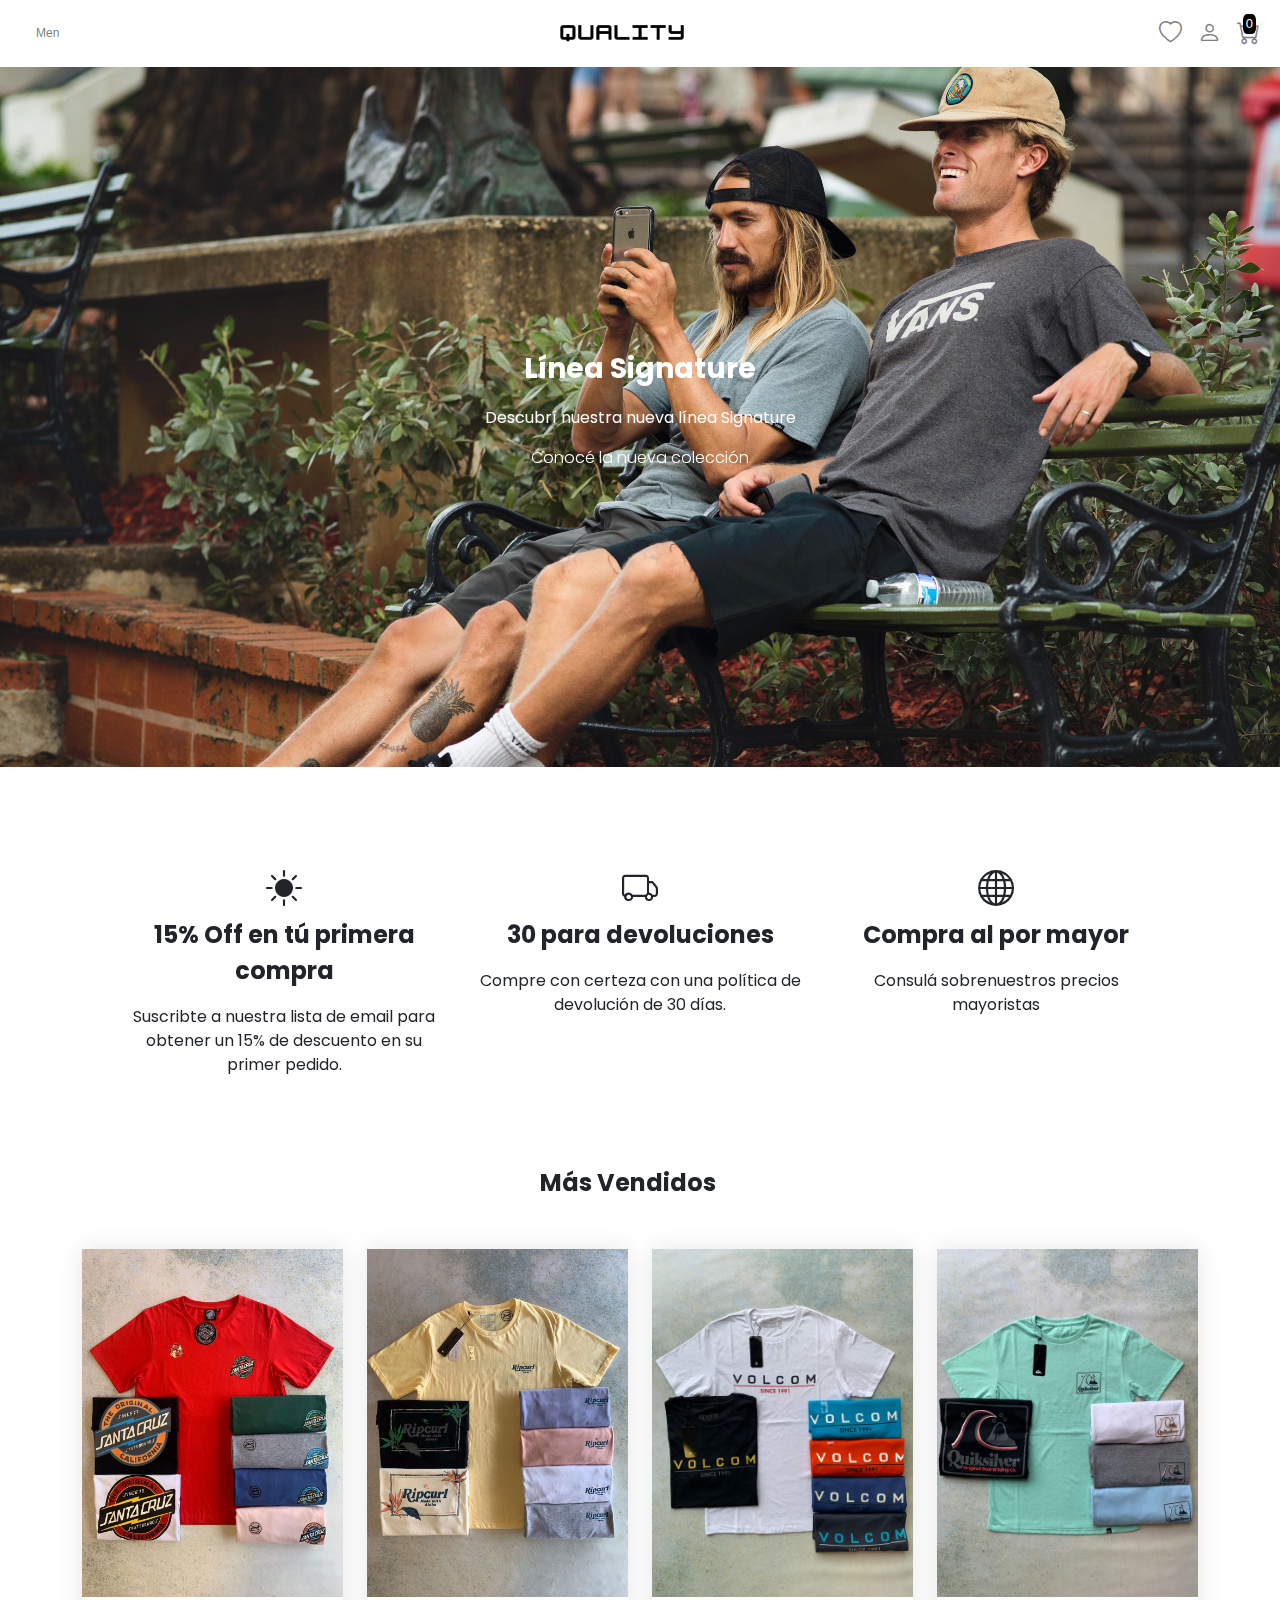
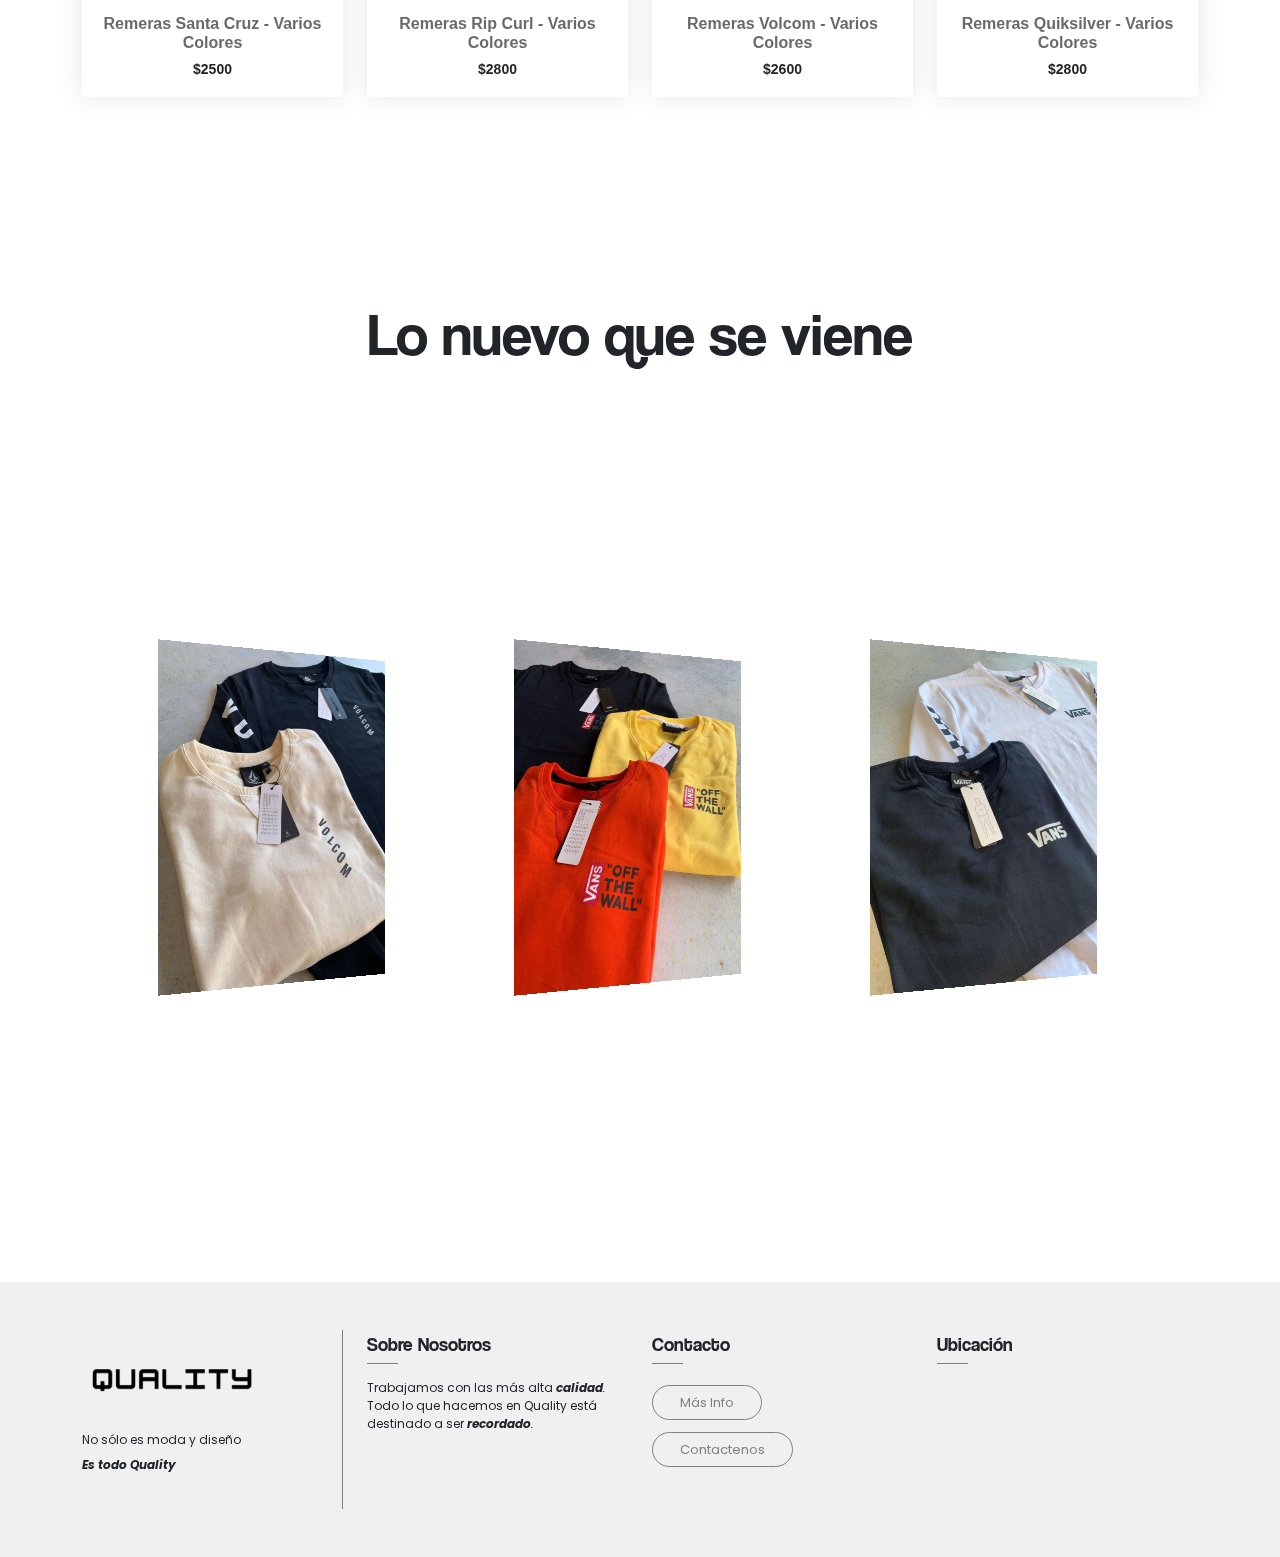
<file: index.html>
<!DOCTYPE html>
<html lang="en">
<head>
  <meta charset="UTF-8">
  <meta http-equiv="X-UA-Compatible" content="IE=edge">
  <meta property="og:url" content="#"/>
  <meta property="og:title" content="Quality | Todo lo que hacemos está destinado a ser recordado">
  <meta property="og:image" content="media/QualityLogo.png"/>
  <meta property="og:description" content="Trabajamos con la más alta calidad en indumentaria. Con nosotros vas a conocer lo que es Quality">
  <meta property="og:type" content="website"/>
  <meta name="keywords" content="Moda, Indumentaria, Ropa, Vestimenta masculina, Accesorios, Calidad">
  <meta name="viewport" content="width=device-width, initial-scale=1.0, minimum-scale=1">
  <link rel="shortcut icon" href="media/QualityLogo.png" type="image/x-icon"> 
  <link rel="stylesheet" href="bootstrapCompiled/css/bootstrap.css">
  <link rel="stylesheet" href="js/pushbar/pushbar.css">
  <link rel="stylesheet" href="css/estilos.css">
  <title>Quality | Inicio</title>
</head>
<body>
  <nav class="navbarFont navbar sticky-top navbar-expand-sm navbar-light bg-white">
    <div class="container-fluid"> 
      <button class="navbar-toggler" type="button" data-bs-toggle="collapse" data-bs-target="#navbarTogglerDemo03" aria-controls="navbarTogglerDemo03" aria-expanded="false" aria-label="Toggle navigation">
        <span class="navbar-toggler-icon"></span>
      </button>            
      <!--logo visible en la version mobile-->
      <a class="navbar-brand" href="index.html">
        <img class="logo d-sm-none d-sm-block" src="media/logo.png" alt="QualityLogo">
      </a>
      <!--logo visible en la version mobile-->
      <div class="collapse navbar-collapse justify-content-between" id="navbarTogglerDemo03">
        <ul class="navbar-nav">
          <li class="nav-item dropdown">
            <a class="nav-link dropdown-toggle" href="men.html" id="navbarDropdown">
              Men
            </a>
            <!-- <ul class="dropdown-menu navbarFont" aria-labelledby="navbarDropdown">
              <li><a class="dropdown-item" href="men.html">Nuevos Ingresos</a></li>
              <li><a class="dropdown-item" href="men.html">Remeras</a></li>
              <li><a class="dropdown-item" href="men.html">Camperas y Buzos</a></li>
              <li><a class="dropdown-item" href="men.html">Jeans</a></li>
              <li><a class="dropdown-item" href="men.html">Gorras</a></li>
            </ul> -->
          </li>
        </ul>
        <!--logo visible en la version desktop-->
        <a class="navbar-brand d-none d-sm-block mx-auto" href="index.html">
          <img class="logo" src="media/logo.png" alt="Quality Logo">
        </a>
        <!--logo visible en la version desktop-->
      </div>
      <ul class="navbar-nav customNavbar navbarCollapse">
          <li class="nav-item"><a class="nav-link" data-bs-toggle="modal" data-bs-target="#wishlistModal" href="#"><i class="bi bi-heart icons"></i></a></li>
          <li class="nav-item"><a class="nav-link" data-bs-toggle="modal" data-bs-target="#accountModal" href="#"><i class="bi bi-person icons"></i></a></li>
          <li class="nav-item cart-btn" data-pushbar-target="pushbar-cart">
            <span class="nav-link">
              <i class="bi bi-cart icons"></i>
            </span>
            <div class="cart-items">0</div>
          </li>
        </ul>
    </div>
  </nav>
  <div class="main-container">
    <div class="container-fluid gx-0 mb-5">
      <div class="heroimg text-center d-flex flex-column justify-content-center">
        <p class="fw-bold fs-3">Línea Signature</p>
        <p>Descubrí nuestra nueva línea Signature</p>
        <p class="fw-light">Conocé la nueva colección</p>
      </div>
    </div>
    <section class="container p-5 mb-0 text-center d-flex justify-content-between">
      <div class="row">
        <div class="col-sm-4">
          <i class="bi bi-brightness-high-fill icons2"></i>
          <p class="fs-4 fw-bold">15% Off en tú primera compra</p>
          <p>Suscribte a nuestra lista de email para obtener un 15% de descuento en su primer pedido.</p>
        </div>
        <div class="col-sm-4">
          <i class="bi bi-truck icons2"></i>
          <p class="fs-4 fw-bold">30 para devoluciones</p>
          <p>Compre con certeza con una política de devolución de 30 días.</p>
        </div>
        <div class="col-sm-4">
          <i class="bi bi-globe icons2"></i>
          <p class="fs-4 fw-bold">Compra al por mayor</p>
          <p>Consulá sobrenuestros precios mayoristas</p>
        </div>
      </div>     
    </section>
    <!--tarjetas guardadas en index.js-->
    <section class="container contt pb-5 mb-5">
      <p class="fw-bold fs-4 mb-0 m-4 ms-0 text-center">Más Vendidos</p>
      <div class="row justify-content-center" id="newArrivals"></div>
    </section>
    <!--tarjetas guardadas en index.js-->
    <section class="container-fluid tempCollections ">
      <p class="collections pb-5 text-dark text-center mb-0">Lo nuevo que se viene</p>
    </section>
    <!--Coleccion en desktop-->
    <section class="container-fluid displayBox container">      
      <div class="container-fluid containerDisplay row">
        <a class="col-sm-12 col-md-6 col-lg-4 p-5"><img src="media/men/38.jpeg" alt="Lo nuevo que se viene"></a>
        <a class="col-sm-12 col-md-6 col-lg-4 p-5"><img src="media/men/34.jpeg" alt="Lo nuevo que se viene"></a>
        <a class="col-sm-12 col-md-6 col-lg-4 p-5"><img src="media/men/41.jpeg" alt="Lo nuevo que se viene"></a>
      </div>
    </section>
    <!--Coleccion en mobile-->
    <!-- <section class="containerDisplayMobile d-block d-md-none">
        <div class="mobileDisplay1"><img src="/media/men/38.jpeg" alt="Lo "></div>
        <div class="mobileDisplay2"></div>
        <div class="mobileDisplay3"></div>
    </section> -->
    <div class="container-fluid temp"></div>    
  </div> 

  <div data-pushbar-id="pushbar-cart" data-pushbar-direction="right" class="pushbar pushbar-cart">
    <div class="btn-cerrar">
        <button data-pushbar-close><i class="bi bi-x-lg"></i></button>
    </div>
    <p class="pushbar__title">¿Algo más?</p>
    <div id="cartContainer">
      <!--Articulos agregados al carrito-->        
    </div> 
    
    <div class="pushbar__total">
        <p>Total:</p>
        <p>$<span class="pushbar__totalPrice text-light"></span></p>
    </div>
    <div id="pushbarButtons">
      <button class="button button--hyperion pushbar__clearCart"><span><span>Limpiar Carrito</span></span></button>
      <a href="checkout.html"><button class="button button--greip pushbar__checkout"><span><span>Comprar</span></span></button></a>
    </div>
  </div>
  <footer class="bg-grey py-5 footer" id="footer">
    <div class="container">
      <div class="row">
        <div class="col-md-3">
          <div class="logo-part d-flex flex-column justify-content-evenly">
            <img src="media/logo.png" class="logo-footer">
            <p class="mb-0 footerSize">No sólo es moda y diseño<br> <i><b>Es todo Quality</b></i></p>
          </div>
        </div>
        <div class="col-md-3">
            <p class="footerFont">Sobre Nosotros</p>
            <p>Trabajamos con las más alta <i><b>calidad</b>.</i><br>Todo lo que hacemos en Quality está destinado a ser <i><b>recordado</b>.</i></p>
        </div>
        <div class="col-md-3">
            <p class="footerFont">Contacto</p>
            <a target="_blank" rel="noopener noreferrer" href="https://www.instagram.com/quality_ok/" class="btn-footer">Más Info</a><br>
            <a target="_blank" rel="noopener noreferrer" href="#mail" class="btn-footer">Contactenos</a>
        </div>
        <div class="col-md-3">
          <p class="footerFont">Ubicación</p>
          <div class="col-md-4 social d-flex flex-column">
            <iframe src="https://www.google.com/maps/embed?pb=!1m18!1m12!1m3!1d427845.26948751195!2d-60.94759353244536!3d-33.094853840494146!2m3!1f0!2f0!3f0!3m2!1i1024!2i768!4f13.1!3m3!1m2!1s0x95b7a8af87ed7011%3A0x8bc19e2792aef3db!2sRosario%2C%20Santa%20Fe!5e0!3m2!1ses-419!2sar!4v1648167559496!5m2!1ses-419!2sar" width="300" height="130" style="border:0;" allowfullscreen="" loading="lazy" referrerpolicy="no-referrer-when-downgrade"></iframe>
          </div>
        </div>
      </div>
    </div>
  </footer>
  <div id="modalContainer"><!--Inicio Modals-->
    <!--MODAL Inicio lista favoritos-->
    <div class="modal fade" id="wishlistModal" tabindex="-1" aria-labelledby="exampleModalLabel" aria-hidden="true">
      <div class="modal-dialog modal-dialog-centered">
        <div class="modal-content">
          <div class="modal-header">
            <h5 class="modal-title mx-auto fs-4" id="exampleModalLabel">Agregar a favoritos</h5>
            <button type="button" class="btn-close" data-bs-dismiss="modal" aria-label="Close"></button>
          </div>
          <div class="modal-body text-center">
            Debe tener una cuenta en Quality para poder guardar los artículos como favoritos
          </div>
          <div class="modal-footer d-flex flex-column">
            <button class="button button--hyperion mb-2" data-bs-target="#WIPModal" data-bs-toggle="modal" data-bs-dismiss="modal"><span><span>Ingresar</span></span></button>
            <button class="button button--greip" data-bs-target="#WIPModal" data-bs-toggle="modal" data-bs-dismiss="modal"><span><span>Crear cuenta</span></span></button>
          </div>
        </div>
      </div>
    </div>
    <!--MODAL Fin lista favoritos-->
    <!--MODAL Inicio cuenta-->
    <div class="modal fade" id="accountModal" tabindex="-1" aria-labelledby="exampleModalLabel" aria-hidden="true">
      <div class="modal-dialog modal-dialog-centered">
        <div class="modal-content">
          <div class="modal-header">
            <h5 class="modal-title mx-auto fs-4" id="exampleModalLabel">Mi Cuenta</h5>
            <button type="button" class="btn-close" data-bs-dismiss="modal" aria-label="Close"></button>
          </div>
          <div class="modal-body text-center">
            Cree una cuenta o inicie sesión para ver sus pedidos, devolver o modificar su información personal
          </div>
          <div class="modal-footer d-flex flex-column">
            <button class="button button--hyperion mb-2" data-bs-target="#WIPModal" data-bs-toggle="modal" data-bs-dismiss="modal"><span><span>Ingrese</span></span></button>
            <button class="button button--greip" data-bs-target="#WIPModal" data-bs-toggle="modal" data-bs-dismiss="modal"><span><span>Crear cuenta</span></span></button>
          </div>
        </div>
      </div>
    </div>
    <!--MODAL Fin cuenta-->
    <!--MODAL Trabajo en proceso inicio-->
    <div class="modal fade" id="WIPModal" tabindex="-1" aria-labelledby="exampleModalLabel" aria-hidden="true">
      <div class="modal-dialog modal-dialog-centered">
        <div class="modal-content">
          <div class="modal-header">
            <h5 class="modal-title mx-auto fs-4" id="exampleModalLabel">Muy pronto</h5>
            <button type="button" class="btn-close" data-bs-dismiss="modal" aria-label="Close"></button>
          </div>
          <div class="modal-body text-center d-flex flex-column align-items-center">
            Estamos trabajando en ello para que tengas unas mejor experiencia
            <img src="media/smile.jpg" class="smileFace" alt="Smiley face">
          </div>
        </div>
      </div>
    </div>
    <!--MODAL Trabajo en proceso fin-->
  </div><!--Fin Modals-->  
  <script src="bootstrapCompiled/js/bootstrap.bundle.min.js"></script>
  <script src="js/sweetalert2.all.min.js"></script>
  <script src="js/index.js"></script>
  <script src="js/pushbar/pushbar.js"></script>
  <script type="text/javascript">
    const pushbar = new Pushbar({
          blur:true,
          overlay:true,
        });
  </script>
</body>
</html>
</file>
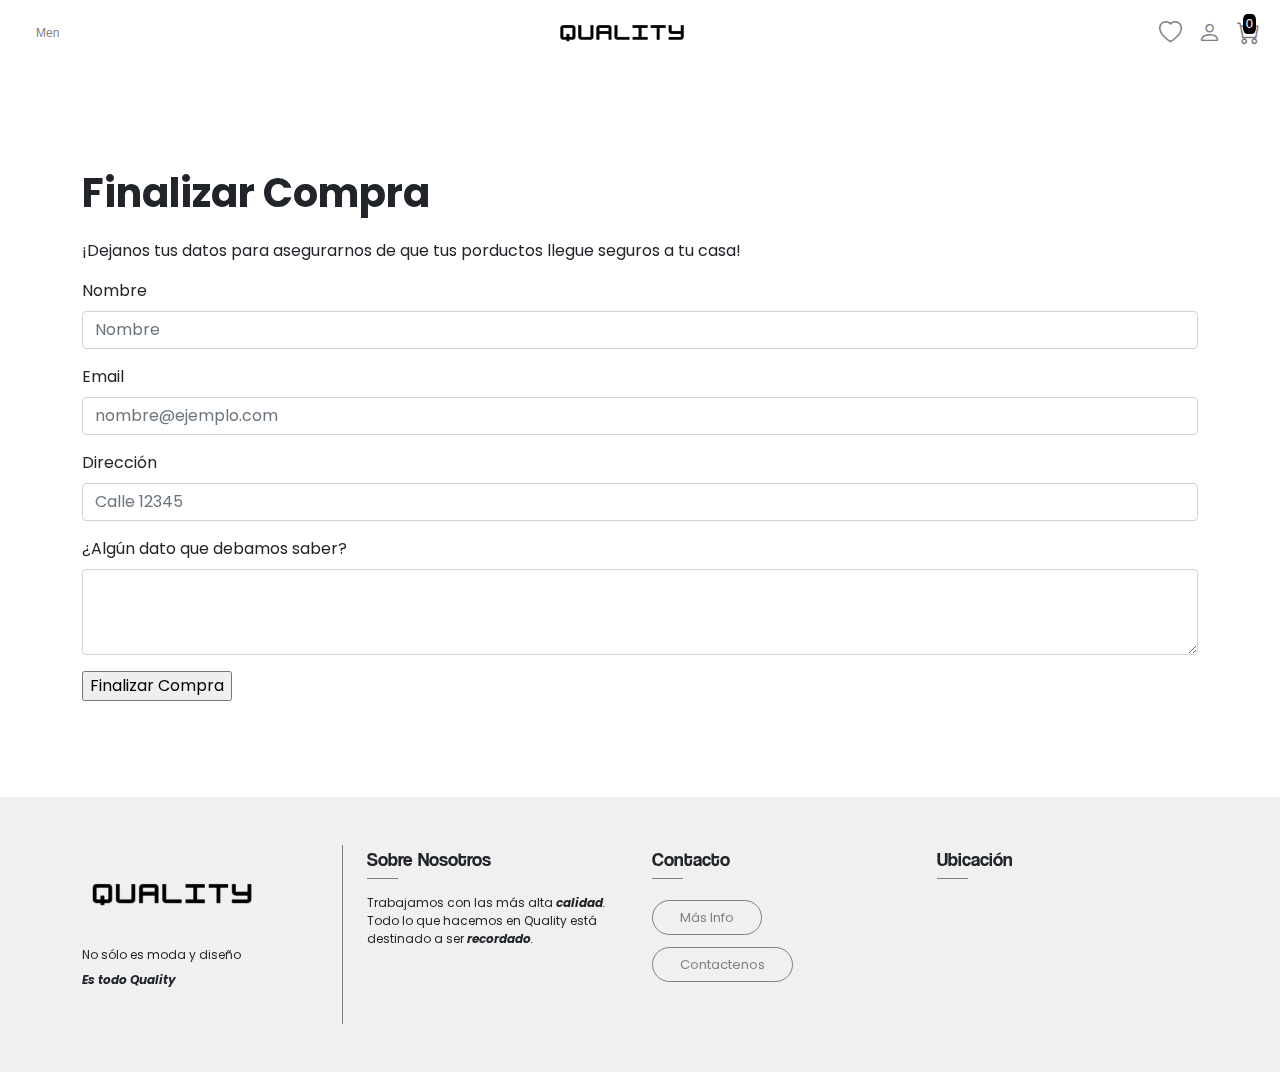
<file: checkout.html>
<!DOCTYPE html>
<html lang="en">
<head>
  <meta charset="UTF-8">
  <meta http-equiv="X-UA-Compatible" content="IE=edge">
  <meta property="og:url" content="#"/>
  <meta property="og:title" content="Quality | Todo lo que hacemos está destinado a ser recordado">
  <meta property="og:image" content="media/QualityLogo.png"/>
  <meta property="og:description" content="Trabajamos con la más alta calidad en indumentaria. Con nosotros vas a conocer lo que es Quality">
  <meta property="og:type" content="website"/>
  <meta name="keywords" content="Moda, Indumentaria, Ropa, Vestimenta masculina, Accesorios, Calidad">
  <meta name="viewport" content="width=device-width, initial-scale=1.0, minimum-scale=1">
  <link rel="shortcut icon" href="media/QualityLogo.png" type="image/x-icon">
  <link rel="stylesheet" href="bootstrapCompiled/css/bootstrap.css">
  <link rel="stylesheet" href="js/pushbar/pushbar.css">
  <link rel="stylesheet" href="css/estilos.css">
  <title>Quality | Confirmar Compra</title>
</head>
<body>
  <nav class="navbarFont navbar sticky-top navbar-expand-sm navbar-light bg-white">
    <div class="container-fluid"> 
      <button class="navbar-toggler" type="button" data-bs-toggle="collapse" data-bs-target="#navbarTogglerDemo03" aria-controls="navbarTogglerDemo03" aria-expanded="false" aria-label="Toggle navigation">
        <span class="navbar-toggler-icon"></span>
      </button>            
      <!--logo visible en la version mobile-->
      <a class="navbar-brand" href="index.html">
        <img class="logo d-sm-none d-sm-block" src="media/logo.png" alt="QualityLogo">
      </a>
      <!--logo visible en la version mobile-->
      <div class="collapse navbar-collapse justify-content-between" id="navbarTogglerDemo03">
        <ul class="navbar-nav">
          <li class="nav-item dropdown">
            <a class="nav-link dropdown-toggle" href="men.html" id="navbarDropdown" >
              <!-- role="button"
              data-bs-toggle="dropdown" aria-expanded="false" -->
              Men
            </a>
            <!-- <ul class="dropdown-menu navbarFont" aria-labelledby="navbarDropdown">
              <li><a class="dropdown-item" href="men.html">Nuevos Ingresos</a></li>
              <li><a class="dropdown-item" href="men.html">Remeras</a></li>
              <li><a class="dropdown-item" href="men.html">Camperas y Buzos</a></li>
              <li><a class="dropdown-item" href="men.html">Jeans</a></li>
              <li><a class="dropdown-item" href="men.html">Gorras</a></li>
            </ul> -->
          </li>
        </ul>
        <!--logo visible en la version desktop-->
        <a class="navbar-brand d-none d-sm-block mx-auto" href="index.html">
          <img class="logo" src="media/logo.png" alt="Quality Logo">
        </a>
        <!--logo visible en la version desktop-->
      </div>
      <ul class="navbar-nav customNavbar navbarCollapse">
          <li class="nav-item"><a class="nav-link" data-bs-toggle="modal" data-bs-target="#wishlistModal" href="#"><i class="bi bi-heart icons"></i></a></li>
          <li class="nav-item"><a class="nav-link" data-bs-toggle="modal" data-bs-target="#accountModal" href="#"><i class="bi bi-person icons"></i></a></li>
          <li class="nav-item cart-btn" data-pushbar-target="pushbar-cart">
            <span class="nav-link">
              <i class="bi bi-cart icons"></i>
            </span>
            <div class="cart-items">0</div>
          </li>
        </ul>
    </div>
  </nav>
  <div class="container py-5 my-5">
    <p class="fs-1 fw-bold">Finalizar Compra</p>
    <p>¡Dejanos tus datos para asegurarnos de que tus porductos llegue seguros a tu casa!</p>
    <div class="mb-3">
      <label for="exampleFormControlInput1" class="form-label">Nombre</label>
      <input type="name" class="form-control" id="exampleFormControlInput1" placeholder="Nombre" required>
    </div>
    <div class="mb-3">
      <label for="exampleFormControlInput1" class="form-label">Email</label>
      <input type="email" class="form-control" id="exampleFormControlInput1" placeholder="nombre@ejemplo.com" required>
    </div>
    <div class="mb-3">
      <label for="exampleFormControlInput1" class="form-label">Dirección</label>
      <input class="form-control" id="exampleFormControlInput1" placeholder="Calle 12345">
    </div>
    <div class="mb-3">
      <label for="exampleFormControlTextarea1" class="form-label">¿Algún dato que debamos saber?</label>
      <textarea class="form-control" id="exampleFormControlTextarea1" rows="3" required></textarea>
    </div>
    <input id="btnBuy" type="submit" value="Finalizar Compra" />
  </div>
  <div data-pushbar-id="pushbar-cart" data-pushbar-direction="right" class="pushbar pushbar-cart">
    <div class="btn-cerrar">
        <button data-pushbar-close><i class="bi bi-x-lg"></i></button>
    </div>
    <p class="pushbar__title">¿Algo más?</p>
    <div id="cartContainer">
      <!--Articulos agregados al carrito-->        
    </div> 
    <div class="pushbar__total">
        <p>Total:</p>
        <p>$<span class="pushbar__totalPrice text-light"></span></p>
    </div>
    <div id="pushbarButtons">
      <button class="button button--hyperion pushbar__clearCart"><span><span>Limpiar Carrito</span></span></button>
      <a href="checkout.html"><button class="button button--greip pushbar__checkout"><span><span>Comprar</span></span></button></a>
    </div>
  </div>
  <footer class="bg-grey py-5" id="footer">
    <div class="container">
      <div class="row">
        <div class="col-md-3">
          <div class="logo-part d-flex flex-column justify-content-evenly">
            <img src="media/logo.png" class="logo-footer">
            <p class="mb-0 footerSize">No sólo es moda y diseño<br> <i><b>Es todo Quality</b></i></p>
          </div>
        </div>
        <div class="col-md-3">
            <p class="footerFont">Sobre Nosotros</p>
            <p>Trabajamos con las más alta <i><b>calidad</b>.</i><br>Todo lo que hacemos en Quality está destinado a ser <i><b>recordado</b>.</i></p>
        </div>
        <div class="col-md-3">
            <p class="footerFont">Contacto</p>
            <a target="_blank" rel="noopener noreferrer" href="https://www.instagram.com/quality_ok/" class="btn-footer">Más Info</a><br>
            <a target="_blank" rel="noopener noreferrer" href="#mail" class="btn-footer">Contactenos</a>
        </div>
        <div class="col-md-3">
          <p class="footerFont">Ubicación</p>
          <div class="col-md-4 social d-flex flex-column">
            <iframe src="https://www.google.com/maps/embed?pb=!1m18!1m12!1m3!1d427845.26948751195!2d-60.94759353244536!3d-33.094853840494146!2m3!1f0!2f0!3f0!3m2!1i1024!2i768!4f13.1!3m3!1m2!1s0x95b7a8af87ed7011%3A0x8bc19e2792aef3db!2sRosario%2C%20Santa%20Fe!5e0!3m2!1ses-419!2sar!4v1648167559496!5m2!1ses-419!2sar" width="300" height="130" style="border:0;" allowfullscreen="" loading="lazy" referrerpolicy="no-referrer-when-downgrade"></iframe>
          </div>
        </div>
      </div>
    </div>
  </footer>
  <div id="modalContainer"><!--Inicio Modals-->
    <!--MODAL Inicio lista favoritos-->
    <div class="modal fade" id="wishlistModal" tabindex="-1" aria-labelledby="exampleModalLabel" aria-hidden="true">
      <div class="modal-dialog modal-dialog-centered">
        <div class="modal-content">
          <div class="modal-header">
            <h5 class="modal-title mx-auto fs-4" id="exampleModalLabel">Agregar a favoritos</h5>
            <button type="button" class="btn-close" data-bs-dismiss="modal" aria-label="Close"></button>
          </div>
          <div class="modal-body text-center">
            Debe tener una cuenta en Quality para poder guardar los artículos como favoritos
          </div>
          <div class="modal-footer d-flex flex-column">
            <button class="button button--hyperion mb-2" data-bs-target="#WIPModal" data-bs-toggle="modal" data-bs-dismiss="modal"><span><span>Ingresar</span></span></button>
            <button class="button button--greip" data-bs-target="#WIPModal" data-bs-toggle="modal" data-bs-dismiss="modal"><span><span>Crear cuenta</span></span></button>
          </div>
        </div>
      </div>
    </div>
    <!--MODAL Fin lista favoritos-->
    <!--MODAL Inicio cuenta-->
    <div class="modal fade" id="accountModal" tabindex="-1" aria-labelledby="exampleModalLabel" aria-hidden="true">
      <div class="modal-dialog modal-dialog-centered">
        <div class="modal-content">
          <div class="modal-header">
            <h5 class="modal-title mx-auto fs-4" id="exampleModalLabel">Mi Cuenta</h5>
            <button type="button" class="btn-close" data-bs-dismiss="modal" aria-label="Close"></button>
          </div>
          <div class="modal-body text-center">
            Cree una cuenta o inicie sesión para ver sus pedidos, devolver o modificar su información personal
          </div>
          <div class="modal-footer d-flex flex-column">
            <button class="button button--hyperion mb-2" data-bs-target="#WIPModal" data-bs-toggle="modal" data-bs-dismiss="modal"><span><span>Ingrese</span></span></button>
            <button class="button button--greip" data-bs-target="#WIPModal" data-bs-toggle="modal" data-bs-dismiss="modal"><span><span>Crear cuenta</span></span></button>
          </div>
        </div>
      </div>
    </div>
    <!--MODAL Fin cuenta-->
    <!--MODAL Trabajo en proceso inicio-->
    <div class="modal fade" id="WIPModal" tabindex="-1" aria-labelledby="exampleModalLabel" aria-hidden="true">
      <div class="modal-dialog modal-dialog-centered">
        <div class="modal-content">
          <div class="modal-header">
            <h5 class="modal-title mx-auto fs-4" id="exampleModalLabel">Muy pronto</h5>
            <button type="button" class="btn-close" data-bs-dismiss="modal" aria-label="Close"></button>
          </div>
          <div class="modal-body text-center d-flex flex-column align-items-center">
            Estamos trabajando en ello para que tengas unas mejor experiencia
            <img src="media/smile.jpg" class="smileFace" alt="Smiley face">
          </div>
        </div>
      </div>
    </div>
    <!--MODAL Trabajo en proceso fin-->
  </div><!--Fin Modals--> 
  <script src="bootstrapCompiled/js/bootstrap.bundle.min.js"></script>
  <script src="js/sweetalert2.all.min.js"></script>
  <script src="js/checkout.js"></script>
  <script src="js/pushbar/pushbar.js"></script>
  <script type="text/javascript">
    const pushbar = new Pushbar({
          blur:true,
          overlay:true,
        });
  </script>
</body>
</html>
</file>
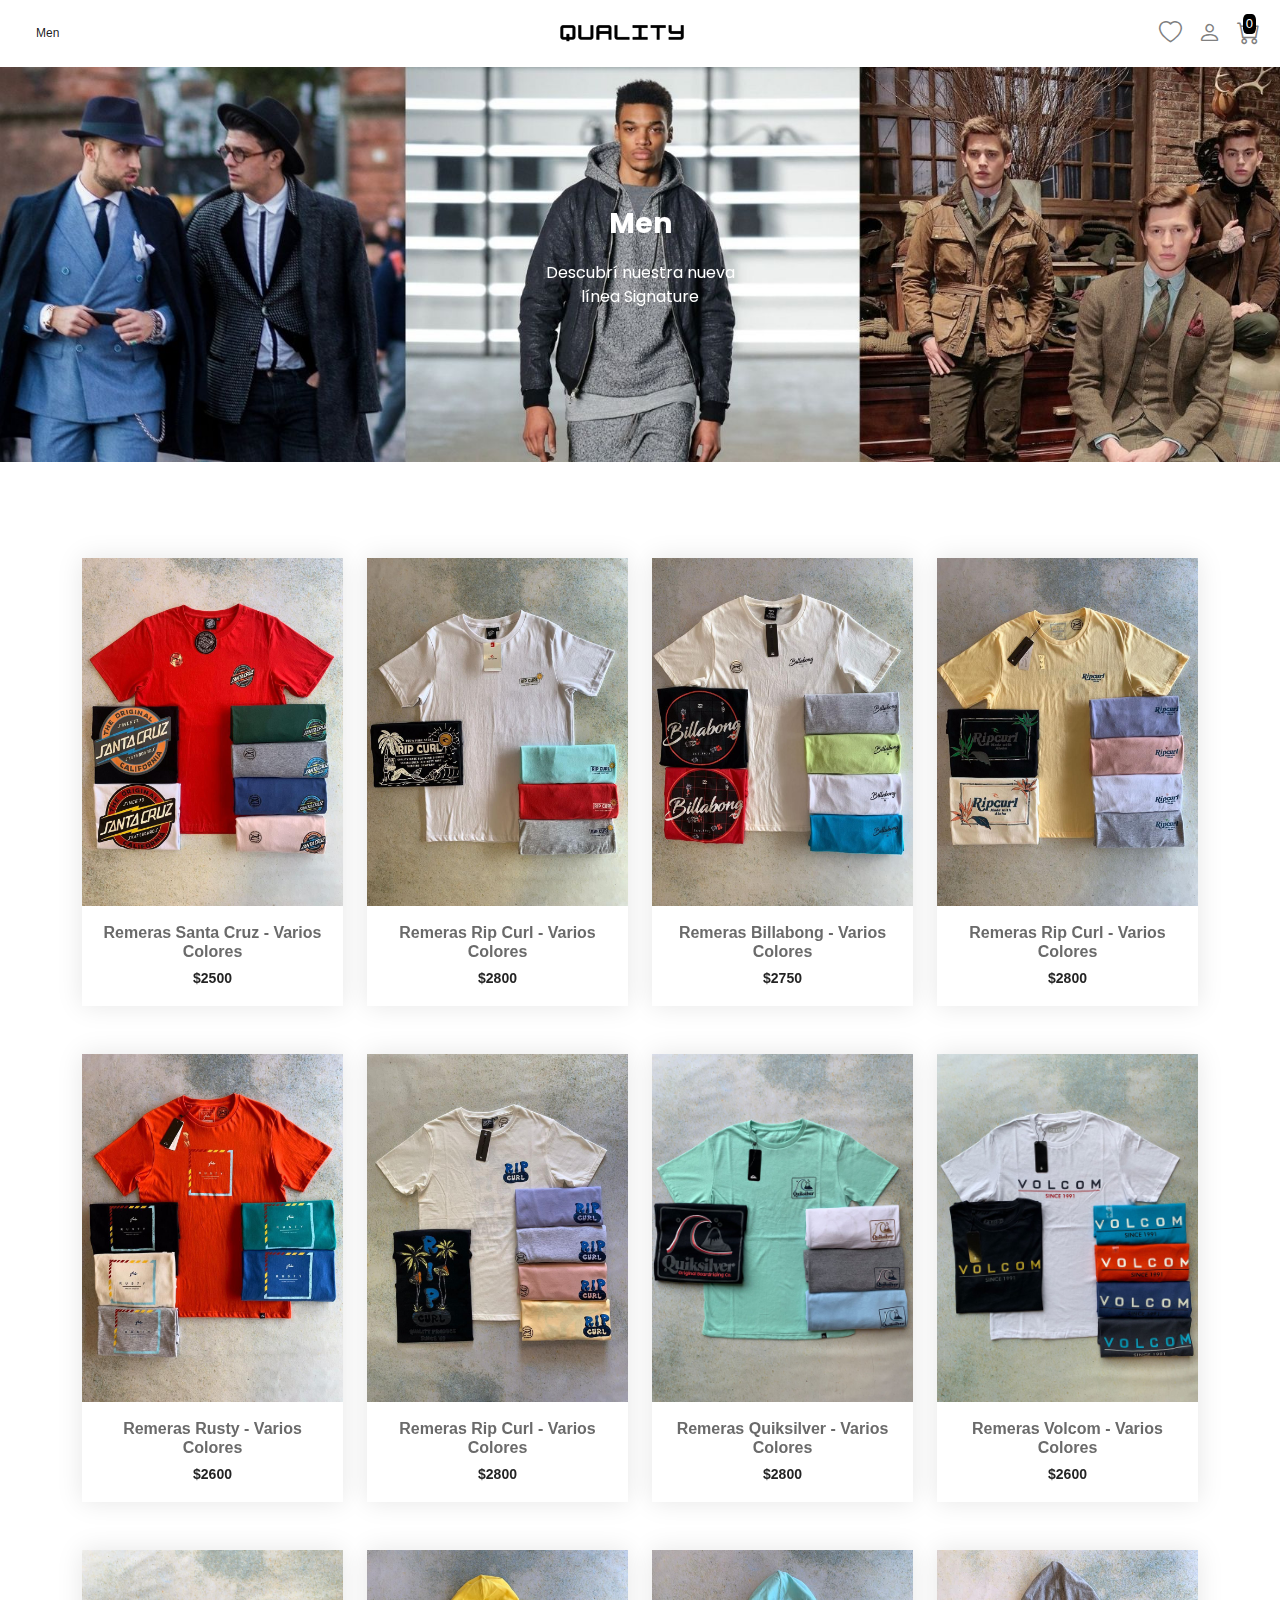
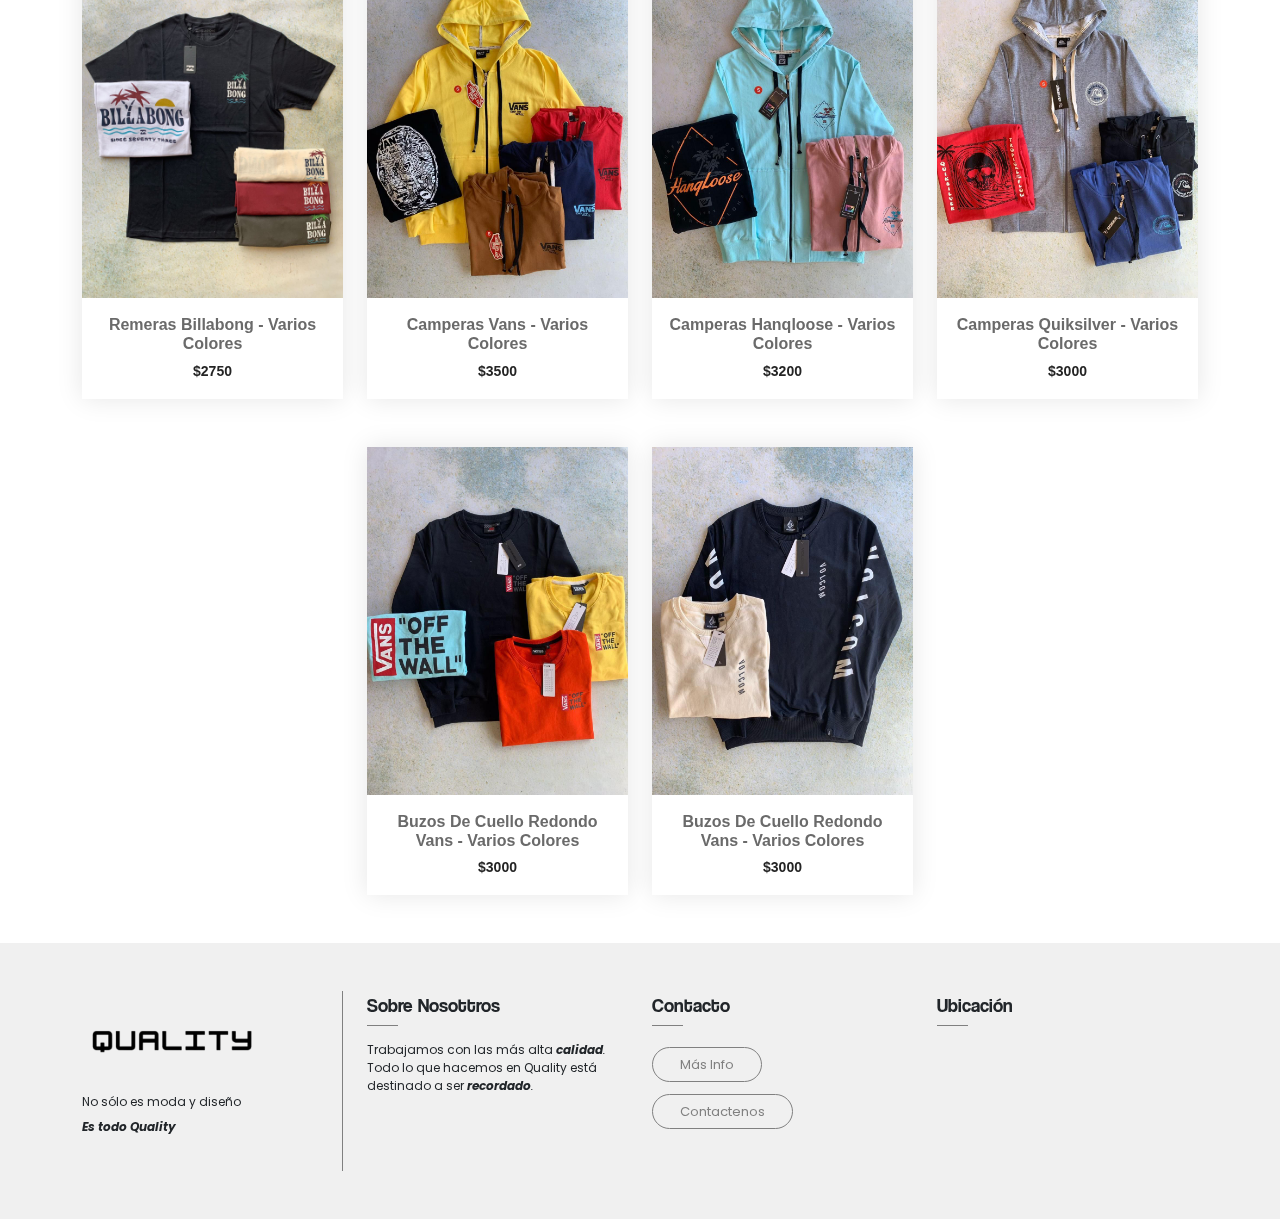
<file: men.html>
<!DOCTYPE html>
<html lang="en">
<head>
  <meta charset="UTF-8">
  <meta http-equiv="X-UA-Compatible" content="IE=edge">
  <meta property="og:url" content="#"/>
  <meta property="og:title" content="Quality | Todo lo que hacemos está destinado a ser recordado">
  <meta property="og:image" content="media/QualityLogo.png"/>
  <meta property="og:description" content="Trabajamos con la más alta calidad en indumentaria. Con nosotros vas a conocer lo que es Quality">
  <meta property="og:type" content="website"/>
  <meta name="keywords" content="Moda, Indumentaria, Ropa, Vestimenta masculina, Accesorios, Calidad">
  <meta name="viewport" content="width=device-width, initial-scale=1.0, minimum-scale=1">
  <link rel="shortcut icon" href="media/QualityLogo.png" type="image/x-icon">
  <link rel="stylesheet" href="bootstrapCompiled/css/bootstrap.css">
  <link rel="stylesheet" href="js/pushbar/pushbar.css">
  <link rel="stylesheet" href="css/estilos.css">
  <title>Quality | Men</title>
</head>
<body>
  <nav class="navbarFont navbar sticky-top navbar-expand-sm navbar-light bg-white">
    <div class="container-fluid"> 
      <button class="navbar-toggler" type="button" data-bs-toggle="collapse" data-bs-target="#navbarTogglerDemo03" aria-controls="navbarTogglerDemo03" aria-expanded="false" aria-label="Toggle navigation">
        <span class="navbar-toggler-icon"></span>
      </button>            
      <!--logo visible en la version mobile-->
      <a class="navbar-brand" href="index.html">
        <img class="logo d-sm-none d-sm-block" src="media/logo.png" alt="Quality Logo">
      </a>
      <!--logo visible en la version mobile-->

      <div class="collapse navbar-collapse justify-content-between" id="navbarTogglerDemo03">
        <ul class="navbar-nav">
          <li class="nav-item dropdown">
            <a class="nav-link dropdown-toggle active" href="men.html" id="navbarDropdown" >
              Men
            </a>
            <!-- <ul class="dropdown-menu navbarFont" aria-labelledby="navbarDropdown">
              <li><a class="dropdown-item" href="men.html">Nuevos Ingresos</a></li>
              <li><a class="dropdown-item" href="men.html">Remeras</a></li>
              <li><a class="dropdown-item" href="men.html">Camperas y Buzos</a></li>
              <li><a class="dropdown-item" href="men.html">Jeans</a></li>
              <li><a class="dropdown-item" href="men.html">Gorras</a></li>
            </ul> -->
          </li>
        </ul>
        <!--logo visible en la version mobile-->
        <a class="navbar-brand d-none d-sm-block mx-auto" href="index.html">
          <img class="logo" src="media/logo.png" alt="QualityLogo">
        </a>
        <!--logo visible en la version mobile-->
      </div>
      <ul class="navbar-nav customNavbar navbarCollapse">
          <li class="nav-item"><a class="nav-link" data-bs-toggle="modal" data-bs-target="#wishlistModal" href="#"><i class="bi bi-heart icons"></i></a></li>
          <li class="nav-item"><a class="nav-link" data-bs-toggle="modal" data-bs-target="#accountModal" href="#"><i class="bi bi-person icons"></i></a></li>
          <li class="nav-item cart-btn" data-pushbar-target="pushbar-cart">
            <span class="nav-link">
              <i class="bi bi-cart icons"></i>
            </span>
            <div class="cart-items">0</div>
          </li>
        </ul>
    </div>
  </nav>
  <div class="container-fluid gx-0 mb-5">
    <div class="heroimgMen text-center d-flex flex-column justify-content-center text-white">
      <p class="fw-bold fs-3">Men</p>
      <p>Descubrí nuestra nueva<br>línea Signature</p>
    </div>
  </div>
  <!--tarjetas guardadas en men.js-->
  <div class="container mb-5">
    <div class="row justify-content-center" id="menList">

    </div>
  </div>
  <!--tarjetas guardadas en men.js-->

  <div data-pushbar-id="pushbar-cart" data-pushbar-direction="right" class="pushbar pushbar-cart">
    <div class="btn-cerrar">
        <button data-pushbar-close><i class="bi bi-x-lg"></i></button>
    </div>
    <p class="pushbar__title">¿Algo más?</p>
    <div id="cartContainer">
      <!--Articulos agregados al carrito-->        
    </div>
    <div class="pushbar__total">
        <p>Total:</p>
        <p>$<span class="pushbar__totalPrice text-light"></span></p>
    </div>
    <div id="pushbarButtons">
      <button class="button button--hyperion pushbar__clearCart"><span><span>Limpiar Carrito</span></span></button>
      <a href="checkout.html"><button class="button button--greip pushbar__checkout"><span><span>Comprar</span></span></button></a>
    </div>
  </div>

  <footer class="bg-grey py-5" id="footer">
    <div class="container">
      <div class="row">
        <div class="col-md-3">
          <div class="logo-part d-flex flex-column justify-content-evenly">
            <img src="media/logo.png" class="logo-footer">
            <p class="mb-0 footerSize">No sólo es moda y diseño<br> <i><b>Es todo Quality</b></i></p>
          </div>
        </div>
        <div class="col-md-3">
            <p class="footerFont">Sobre Nosottros</p>
            <p>Trabajamos con las más alta <i><b>calidad</b>.</i><br>Todo lo que hacemos en Quality está destinado a ser <i><b>recordado</b>.</i></p>
        </div>
        <div class="col-md-3">
            <p class="footerFont">Contacto</p>
            <a target="_blank" rel="noopener noreferrer" href="https://www.instagram.com/quality_ok/" class="btn-footer">Más Info </a><br>
            <a target="_blank" rel="noopener noreferrer" href="#mail" class="btn-footer">Contactenos</a>
        </div>
        <div class="col-md-3">
          <p class="footerFont">Ubicación</p>
          <div class="col-md-4 social d-flex flex-column">
            <iframe src="https://www.google.com/maps/embed?pb=!1m18!1m12!1m3!1d427845.26948751195!2d-60.94759353244536!3d-33.094853840494146!2m3!1f0!2f0!3f0!3m2!1i1024!2i768!4f13.1!3m3!1m2!1s0x95b7a8af87ed7011%3A0x8bc19e2792aef3db!2sRosario%2C%20Santa%20Fe!5e0!3m2!1ses-419!2sar!4v1648167559496!5m2!1ses-419!2sar" width="300" height="130" style="border:0;" allowfullscreen="" loading="lazy" referrerpolicy="no-referrer-when-downgrade"></iframe>
          </div>
        </div>
      </div>
    </div>
  </footer>

  <div id="modalContainer"><!--Inicio Modals-->
    <!--MODAL lista favoritos Inicio-->
    <div class="modal fade" id="wishlistModal" tabindex="-1" aria-labelledby="exampleModalLabel" aria-hidden="true">
      <div class="modal-dialog modal-dialog-centered">
        <div class="modal-content">
          <div class="modal-header">
            <h5 class="modal-title mx-auto fs-4" id="exampleModalLabel">Agregar a favoritos</h5>
            <button type="button" class="btn-close" data-bs-dismiss="modal" aria-label="Close"></button>
          </div>
          <div class="modal-body text-center">
            Debe tener una cuenta en Quality para poder guardar los artículos como favoritos
          </div>
          <div class="modal-footer d-flex flex-column">
            <button class="button button--hyperion mb-2" data-bs-target="#WIPModal" data-bs-toggle="modal" data-bs-dismiss="modal"><span><span>Ingresar</span></span></button>
            <button class="button button--greip" data-bs-target="#WIPModal" data-bs-toggle="modal" data-bs-dismiss="modal"><span><span>Crear cuenta</span></span></button>
          </div>
        </div>
      </div>
    </div>
    <!--MODAL lista favoritos fin-->
    <!--MODAL cuenta Inicio-->
    <div class="modal fade" id="accountModal" tabindex="-1" aria-labelledby="exampleModalLabel" aria-hidden="true">
      <div class="modal-dialog modal-dialog-centered">
        <div class="modal-content">
          <div class="modal-header">
            <h5 class="modal-title mx-auto fs-4" id="exampleModalLabel">Mi Cuenta</h5>
            <button type="button" class="btn-close" data-bs-dismiss="modal" aria-label="Close"></button>
          </div>
          <div class="modal-body text-center">
            Cree una cuenta o inicie sesión para ver sus pedidos, devolver o modificar su información personal
          </div>
          <div class="modal-footer d-flex flex-column">
            <button class="button button--hyperion mb-2" data-bs-target="#WIPModal" data-bs-toggle="modal" data-bs-dismiss="modal"><span><span>Ingresar</span></span></button>
            <button class="button button--greip" data-bs-target="#WIPModal" data-bs-toggle="modal" data-bs-dismiss="modal"><span><span>Crear cuenta</span></span></button>
          </div>
        </div>
      </div>
    </div>
    <!--MODAL cuenta fin-->
    <!--MODAL Trabajo en proceso Inicio-->
    <div class="modal fade" id="WIPModal" tabindex="-1" aria-labelledby="exampleModalLabel" aria-hidden="true">
      <div class="modal-dialog modal-dialog-centered">
        <div class="modal-content">
          <div class="modal-header">
            <h5 class="modal-title mx-auto fs-4" id="exampleModalLabel">Work in progress</h5>
            <button type="button" class="btn-close" data-bs-dismiss="modal" aria-label="Close"></button>
          </div>
          <div class="modal-body text-center d-flex flex-column align-items-center">
            This feature is not yet available
            <img src="media/smile.jpg" class="smileFace" alt="Smiley face">
          </div>
        </div>
      </div>
    </div>
    <!--MODAL Trabajo en proceso fin-->
  </div><!--Fin Modals-->
  <script src="bootstrapCompiled/js/bootstrap.bundle.min.js"></script>
  <script src="js/sweetalert2.all.min.js"></script>
  <script src="js/men.js"></script>
  <script src="js/pushbar/pushbar.js"></script>
  <script type="text/javascript">
    const pushbar = new Pushbar({
      blur: true,
      overlay: true,
    });
  </script>
</body>
</html>
</file>
<file: js/pushbar/pushbar.css>
html.pushbar_locked {
    overflow: visible;
    -ms-touch-action: none;
    touch-action: none;
}
.pushbar_locked .pushbar_main_content.pushbar_blur {
    filter: blur(15px);
}
.pushbar_overlay {
    z-index: -999;
    position: fixed;
    width: 100%;
    height: 100%;
    top: 0;
    left: 0;
    will-change: opacity;
    transition: opacity 0.5s ease;
    opacity: 0;
    background: #3c3442;
}

html.pushbar_locked .pushbar_overlay {
    opacity: 0.8;
    z-index: 999;
}

[data-pushbar-id] {
    z-index: 1001;
    position: fixed;
    overflow-y: auto;
    will-change: transform;
    transition: transform 0.5s ease;
    background: #fff;
}

[data-pushbar-direction="left"][data-pushbar-id], [data-pushbar-direction="right"][data-pushbar-id] {
    top: 0;
    width: 256px;
    max-width: 100%;
    height: 100%;
}

[data-pushbar-direction="top"][data-pushbar-id], [data-pushbar-direction="bottom"][data-pushbar-id] {
    left: 0;
    width: 100%;
    min-height: 150px;
}

[data-pushbar-direction="left"][data-pushbar-id] {
    left: 0;
    transform: translateZ(0) translateX(-100%);
}

[data-pushbar-direction="right"][data-pushbar-id] {
    right: 0;
    transform: translateZ(0) translateX(100%);
}

[data-pushbar-direction="top"][data-pushbar-id] {
    top: 0;
    transform: translateZ(0) translateY(-100%);
}

[data-pushbar-direction="bottom"][data-pushbar-id] {
    bottom: 0;
    transform: translateZ(0) translateY(100%);
}

[data-pushbar-id].opened {
    display: block;
    transform: translateX(0px) translateY(0px);
}
</file>
<file: css/estilos.css>
@import url("https://fonts.googleapis.com/css2?family=Poppins:wght@100;200;300;400;500;600;700;800;900&display=swap");
@import url("https://cdn.jsdelivr.net/npm/bootstrap-icons@1.5.0/font/bootstrap-icons.css");
@font-face {
  font-family: 'Coolvetica';
  src: url(../media/coolvetica.ttf);
}
body {
  font-size: 16px;
  font-family: 'Poppins', sans-serif;
  overflow-x: hidden;
}

@media all and (min-width: 992px) {
  .navbar .nav-item .dropdown-menu {
    display: none;
  }
  /* .navbar .nav-item:hover .nav-link{   } */
  .navbar .nav-item:hover .dropdown-menu {
    display: block;
  }
  .navbar .nav-item .dropdown-menu {
    margin-top: 0;
  }
}
.sticky-top {
  z-index: 999;
}
.navbarFont {
  font-size: 12px;
  font-family: "Roboto", sans-serif;
}
.dropdown-menu {
  margin-right: -1000px;
}
.dropdown-menu > li {
  display: inline-block;
}
@media (max-width: 576px) {
  .dropdown-menu {
    margin-right: auto;
  }
}
.logo {
  width: 140px;
  padding-bottom: 4px;
  margin-left: 13px;
}
.icons {
  font-size: 23px;
  color: grey;
}
.nav-icon {
  font-size: 25px;
}
.cart-btn {
  position: relative;
  cursor: pointer;
}
.cart-items {
  position: absolute;
  top: 6px;
  right: 12px;
  background: black;
  padding: 0 3px;
  border-radius: 30%;
  color: white;
  font-size: 13px;
}
.navbar-light .navbar-nav .nav-link:hover, .navbar-light .navbar-nav .nav-link:focus {
  color: black;
}
@media (max-width: 576px) {
  .customNavbar {
    display: flex ;
    flex-direction: row ;
  }
  .customNavbar i {
    padding: 3px;
  }
  .customNavbar li:nth-child(1) {
    padding-left: 0;
  }
  .icons {
    font-size: 19px;
  }
  .navbar-brand {
    margin: auto;
  }
  .cart-items {
    top: 5px;
    right: 6px;
    font-size: 11px;
  }
}
@media (min-width: 576px) {
  .navbarCollapse {
    display: flex;
    flex-direction: row;
    align-items: center;
  }
}
.dropdown-toggle::after {
  opacity: 0;
}
.bg-grey {
  background: #f0f0f0;
}
.logo-footer {
  width: 180px;
}
.logo-part {
  border-right: 1px solid grey;
  height: 100%;
}
.footerSize {
  font-size: 12px;
  line-height: 25px;
}
.footerFont {
  font-family: "Coolvetica", Helvetica, sans-serif;
  margin-bottom: 21px;
  position: relative;
  font-size: 19px;
}
.footerFont::after {
  position: absolute;
  content: "";
  background: grey;
  width: 12%;
  height: 1px;
  left: 0;
  bottom: -6px;
}
footer p {
  font-size: 12px;
  font-family: "Poppins", sans-serif;
}
.btn-footer {
  color: grey;
  text-decoration: none;
  border: 1px solid;
  border-radius: 43px;
  font-size: 13px;
  padding: 7px 27px;
  line-height: 47px;
}
.btn-footer:hover {
  text-decoration: none;
  color: black;
}
.social a {
  text-decoration: none;
  color: gray;
  font-size: 14px;
}
.social a:hover {
  color: black;
}
@media all and (max-width: 768px) {
  .logo-part {
    height: 90px;
  }
  #footer .col-md-3 {
    padding-bottom: 30px;
  }
  #footer .col-md-3:last-child {
    padding-bottom: 0px;
  }
}
@media all and (max-width: 992px) {
  .logo-footer {
    width: 140px;
  }
}
.icons2 {
  font-size: 36px;
}
.heroimg {
  color: white;
  height: 700px;
  background: url(../media/heroimg.jpg) ;
  background-repeat: no-repeat;
  background-size: cover;
  position: relative;
}
.heroimgMen {
  color: white;
  height: 395px;
  background: url(../media/heromen.jpg) center;
  background-repeat: no-repeat;
  background-size: cover;
  position: relative;
}
.close-button {
  width: 25px;
  height: 25px;
  position: absolute;
  top: -10px;
  right: -10px;
  border-radius: 20px;
  background: rgba(0, 0, 0, 0.8);
  text-align: center;
  color: #fff;
  text-decoration: none;
}
.collections {
  font-size: 60px;
  padding-top: 95px;
  font-family: 'Coolvetica','sans-serif';
}
.temp {
  height: 250px;
}
.tempCollections {
  height: 410px;
}
.containerDisplay {
  margin: auto;
  display: flex;
  justify-content: center;
  align-items: center;
  gap: 0px;
}
.containerDisplay img {
  width: 96%;
  height: 100%;
  object-fit: cover;
  transform-origin: center;
  transform: perspective(800px) rotateY(25deg);
  transition: 0.5s;
}
.containerDisplay:hover img {
  opacity: 0.5;
}
.containerDisplay img:hover {
  transform: perspective(800px) rotateY(0deg);
  opacity: 1;
}
.containerDisplayMobile {
  background-color: white;
}
.containerDisplayMobile div {
  height: 620px;
}
.containerDisplayMobile :nth-child(3) {
  margin-bottom: 0px;
}
/* .mobileDisplay1 {
  background: url(/media/men/38.jpeg) no-repeat center center;
}
.mobileDisplay2 {
  background: url(../media/men/34.jpeg) no-repeat center center;
}
.mobileDisplay3 {
  background: url(../media/men/41.jpeg) no-repeat center center; */
/* } */
@media all and (max-width: 768px) {
  .temp {
    height: 0;
  }
  .collections {
    padding-top: 105px;
    line-height: 52px;
  }
  .tempCollections {
    height: 260px;
  }
}
@media all and (max-width: 576px) {
  .collections {
    font-size: 52px;
  }
}
.product-grid {
  font-family: 'Montserrat', sans-serif;
  text-align: center;
  box-shadow: 0px 0px 25px rgba(0, 0, 0, 0.1);
}
.product-grid .product-image {
  overflow: hidden;
  position: relative;
}
.product-grid .product-image a {
  display: block;
}
.product-grid .product-image img {
  width: 100%;
  height: auto;
}
.product-grid .product-image .pic-2 {
  width: 100%;
  height: 100%;
  opacity: 0;
  transform-origin: top center;
  position: absolute;
  top: 0;
  left: 0;
  transition: all 700ms ease-in-out;
}
.product-grid:hover .product-image .pic-2 {
  opacity: 1;
}
.product-grid:hover .product-links {
  opacity: 1;
  transform: translateY(-50%) rotateX(0);
}
.product-grid .product-links {
  padding: 0;
  margin: 0;
  list-style: none;
  opacity: 0;
  transform: translateY(-50%) rotateX(90deg);
  position: absolute;
  top: 6%;
  left: 7px;
  transition: all 300ms ease-in-out;
}
.product-grid .product-links li {
  margin: 0;
}
.product-grid .product-links li a {
  color: #606060;
  background: #fff;
  font-size: 18px;
  line-height: 38px;
  width: 35px;
  height: 35px;
  border-radius: 50px;
  display: block;
  position: relative;
  transition: all 0.3s ease 0s;
}
.product-grid .product-links li a:hover {
  color: #fff;
  background: #000;
}
.product-grid .product-links li a:before, .product-grid .product-links li a:after {
  content: attr(data-tip);
  color: #fff;
  background: rgba(51, 51, 51, 0.83);
  font-size: 12px;
  text-align: center;
  line-height: 20px;
  min-width: 116px;
  padding: 4px 5px;
  border-radius: 6px;
  display: none;
  transform: translateY(-50%);
  position: absolute;
  left: 45px;
  top: 50%;
  transition: all 250ms ease-in-out 0s;
}
.product-grid .product-links li a:after {
  content: '';
  background: linear-gradient(45deg, rgba(51, 51, 51, 0.83) 50%, transparent 50%);
  height: 10px;
  min-width: auto;
  width: 10px;
  padding: 0;
  border-radius: 0;
  transform: translateY(-50%) rotate(45deg);
  left: 41px;
  z-index: -1;
}
.product-grid .product-links li a:hover:before, .product-grid .product-links li a:hover:after {
  display: block;
}
.product-grid .product-content {
  padding: 17px 15px;
}
.product-grid .title {
  font-size: 16px;
  font-weight: 700;
  text-transform: capitalize;
  margin: 0 0 7px;
}
.product-grid .title a {
  color: #6a6a6a;
  transition: all 0.3s ease 0s;
  text-decoration: none;
}
.product-grid .title a:hover {
  color: black;
}
.product-grid .price {
  color: #242424;
  font-size: 14px;
  font-weight: 700;
}
.product-grid .add-to-cart {
  color: #323232;
  background: #fff;
  font-size: 14px;
  font-weight: 500;
  text-align: center;
  letter-spacing: 0.5px;
  width: 130px;
  padding: 9px 10px;
  border-radius: 50px;
  box-shadow: 1px 1px 1px 0px rgba(0, 0, 0, 0.08);
  opacity: 0;
  transform: translateX(-50%) scaleY(0);
  position: absolute;
  bottom: 15px;
  left: 50%;
  transition: all 0.3s ease;
  text-decoration: none;
}
.product-grid .add-to-cart:hover {
  color: #fff;
  background: #000;
}
.product-grid:hover .add-to-cart {
  box-shadow: 0 0 10px #555;
  opacity: 1;
  transform: translateX(-50%) scaleY(1);
}
.pushbar {
  background: #000;
  color: #fff;
  padding: 20px;
}
.pushbar .btn-close.left {
  text-align: left;
}
.pushbar.pushbar-cart {
  background: #000;
  width: 375px;
  font-size: 18px;
  font-weight: 300;
}
.pushbar .btn-cerrar button {
  background: none;
  color: white;
  border: none;
  cursor: pointer;
  font-size: 20px;
}
.pushbar__title {
  font-size: 22px;
  padding: 20px 0;
  border-bottom: 1px solid rgba(112, 112, 112, 0.6);
  margin-bottom: 20px;
}
.pushbar__item {
  display: flex;
  padding: 20px 0;
  border-bottom: 1px solid rgba(112, 112, 112, 0.6);
}
.pushbar__item img {
  width: 118px;
  max-width: 118px;
  margin-right: 22px;
  min-width: 117px;
  height: 148px;
}
.pushbar__text {
  display: flex;
  flex-direction: column;
  justify-content: space-between;
  min-width: 165px;
  max-width: 165px;
}
.pushbar__name {
  font-size: 19px;
  color: #AAAAAA;
  margin-bottom: 2px;
}
.pushbar__price {
  font-size: 15px;
}
.pushbar__interaction {
  display: flex;
  flex-direction: row-reverse;
  justify-content: flex-end;
}
.pushbar__interaction i {
  font-size: 24px;
}
.pushbar__amount {
  margin: 0 5px;
}
.pushbar__delete {
  font-size: 14px;
  text-align: right;
}
.pushbar__total {
  margin: 40px 0 20px 0;
  display: flex;
  justify-content: space-between;
}
.pushbar__totalPrice {
  color: #AAAAAA;
}
.bi-file-plus, .bi-file-minus {
  cursor: pointer;
}
.modal-header .btn-close {
  padding: 0.5rem 0.5rem;
  margin: -0.5rem -0.5rem -0.5rem 0;
}
#wishlistModal .modal-footer, #accountModal .modal-footer, #WIPModal .modal-footer {
  border-top: 0;
}
#wishlistModal .modal-header, #accountModal .modal-header, #WIPModal .modal-header {
  border-bottom: 0;
}
.smileFace {
  width: 151px;
}
.button {
  pointer-events: auto;
  cursor: pointer;
  background: #e7e7e7;
  border: none;
  padding: 1.5rem 3rem;
  margin: 0;
  font-family: inherit;
  font-size: inherit;
  position: relative;
  display: inline-block;
}
.button::before,
.button::after {
  position: absolute;
  top: 0;
  left: 0;
  width: 100%;
  height: 100%;
}
.button--hyperion {
  font-family: input-mono-narrow, monospace;
  font-weight: 500;
  padding: 1rem 1.5rem;
  border: 1px solid #000;
  overflow: hidden;
  color: #fff;
}
.button--hyperion span {
  display: block;
  position: relative;
}
.button--hyperion > span {
  overflow: hidden;
}
.button--hyperion > span > span {
  overflow: hidden;
  mix-blend-mode: difference;
}
.button--hyperion:hover > span > span {
  animation: MoveUpInitial 0.2s forwards, MoveUpEnd 0.2s forwards 0.2s;
}
.button--hyperion::before {
  content: '';
  background: #000;
  transition: transform 0.3s cubic-bezier(0.7, 0, 0.2, 1);
  transform-origin: 100% 50%;
}
.button--hyperion:hover::before {
  transform: scale3d(0, 1, 1);
  transform-origin: 0% 50%;
}
@keyframes MoveUpInitial {
  to {
    transform: translate3d(0, -105%, 0);
  }
}

@keyframes MoveUpEnd {
  from {
    transform: translate3d(0, 100%, 0);
  }
  to {
    transform: translate3d(0, 0, 0);
  }
}

#pushbarButtons {
  display: flex;
  justify-content: space-between;
}

#pushbarButtons .button--hyperion {
  font-family: "Poppins", sans-serif;
  border: 1px solid #000;
  overflow: hidden;
  color: #fff;
  font-weight: 300;
  padding: 6px 12px;
}

#pushbarButtons .button--hyperion span {
  display: block;
  position: relative;
}

#pushbarButtons .button--hyperion > span {
  overflow: hidden;
}

#pushbarButtons .button--hyperion > span > span {
  overflow: hidden;
  mix-blend-mode: difference;
}

#pushbarButtons .button--hyperion:hover > span > span {
  animation: MoveUpInitial 0.2s forwards, MoveUpEnd 0.2s forwards 0.2s;
}

#pushbarButtons .button--hyperion::before {
  content: '';
  background: #fff;
  transition: transform 0.3s cubic-bezier(0.7, 0, 0.2, 1);
  transform-origin: 100% 50%;
}

#pushbarButtons .button--hyperion:hover::before {
  transform: scale3d(0, 1, 1);
  transform-origin: 0% 50%;
}

#pushbarButtons .button--greip {
  overflow: hidden;
  color: #fff;
  font-family: "Poppins", sans-serif;
  font-weight: 300;
  padding: 7px 21px;
}

#pushbarButtons .button--greip span {
  display: block;
  position: relative;
}

#pushbarButtons .button--greip > span {
  overflow: hidden;
  mix-blend-mode: difference;
}

#pushbarButtons .button--greip:hover > span > span {
  animation: MoveUpInitial 0.2s forwards, MoveUpEnd 0.2s forwards 0.2s;
}

#pushbarButtons .button--greip:hover::before {
  transition-duration: 0.3s;
  clip-path: polygon(0 0, 100% 0, 0 0, 0% 100%);
}

#pushbarButtons .button--greip::before {
  content: '';
  background: white;
  width: 100%;
  height: 100%;
  transform-origin: 50% 100%;
  clip-path: polygon(0 0, 100% 0, 100% 100%, 0% 100%);
  transition: clip-path 0.2s;
  transition-timing-function: cubic-bezier(0.7, 0, 0.2, 1);
}

.button--greip {
  overflow: hidden;
  color: #fff;
  font-family: input-mono-narrow, monospace;
  font-weight: 500;
  padding: 1rem 2rem;
}

.button--greip span {
  display: block;
  position: relative;
}

.button--greip > span {
  overflow: hidden;
  mix-blend-mode: difference;
}

.button--greip:hover > span > span {
  animation: MoveUpInitial 0.2s forwards, MoveUpEnd 0.2s forwards 0.2s;
}

.button--greip:hover::before {
  transition-duration: 0.3s;
  clip-path: polygon(0 0, 100% 0, 0 0, 0% 100%);
}

.button--greip::before {
  content: '';
  background: black;
  width: 100%;
  height: 100%;
  transform-origin: 50% 100%;
  clip-path: polygon(0 0, 100% 0, 100% 100%, 0% 100%);
  transition: clip-path 0.2s;
  transition-timing-function: cubic-bezier(0.7, 0, 0.2, 1);
}

.title {
  margin-bottom: 5vh;
}

.card {
  margin: auto;
  max-width: 950px;
  width: 90%;
  box-shadow: 0 6px 20px 0 rgba(0, 0, 0, 0.19);
  border-radius: 1rem;
  border: transparent;
}

@media (max-width: 767px) {
  .card {
    margin: 3vh auto;
  }
}

.cartt {
  background-color: #fff;
  padding: 4vh 5vh;
  border-bottom-left-radius: 1rem;
  border-top-left-radius: 1rem;
}

@media (max-width: 767px) {
  .cartt {
    padding: 4vh;
    border-bottom-left-radius: unset;
    border-top-right-radius: 1rem;
  }
}

.summary {
  background-color: #ddd;
  border-top-right-radius: 1rem;
  border-bottom-right-radius: 1rem;
  padding: 4vh;
  color: #414141;
}

@media (max-width: 767px) {
  .summary {
    border-top-right-radius: unset;
    border-bottom-left-radius: 1rem;
  }
}

.summary .col-2 {
  padding: 0;
}

.summary .col-10 {
  padding: 0;
}

.cartCheckout .row {
  margin: 0;
}

.title b {
  font-size: 1.5rem;
}

.mainn {
  margin: 0;
  padding: 2vh 0;
  width: 100%;
}

.cartCheckout .col-2,
.col {
  padding: 0 1vh;
}

.cartCheckout a {
  padding: 0 1vh;
}

.close {
  margin-left: auto;
  font-size: 0.7rem;
}

.cartCheckout img {
  width: 3.5rem;
}

.back-to-shop {
  margin-top: 4.5rem;
}

.cartCheckout h5 {
  margin-top: 4vh;
}

.cartCheckout hr {
  margin-top: 1.25rem;
}

.cartCheckout form {
  padding: 2vh 0;
}

.cartCheckout select {
  border: 1px solid rgba(0, 0, 0, 0.137);
  padding: 1.5vh 1vh;
  margin-bottom: 4vh;
  outline: none;
  width: 100%;
  background-color: #f7f7f7;
}

.cartCheckout input {
  border: 1px solid rgba(0, 0, 0, 0.137);
  padding: 1vh;
  margin-bottom: 4vh;
  outline: none;
  width: 100%;
  background-color: #f7f7f7;
}

.cartCheckout input:focus::-webkit-input-placeholder {
  color: transparent;
}

.cartCheckout .btn {
  background-color: #000;
  border-color: #000;
  color: white;
  width: 100%;
  font-size: 0.7rem;
  margin-top: 4vh;
  padding: 1vh;
  border-radius: 0;
}

.cartCheckout .btn:focus {
  box-shadow: none;
  outline: none;
  box-shadow: none;
  color: white;
  -webkit-box-shadow: none;
  user-select: none;
  transition: none;
}

.cartCheckout .btn:hover {
  color: white;
}

.cartCheckout a {
  color: black;
}

.cartCheckout a:hover {
  color: black;
  text-decoration: none;
}

#code {
  background-image: linear-gradient(to left, rgba(255, 255, 255, 0.253), rgba(255, 255, 255, 0.185)), url("https://img.icons8.com/small/16/000000/long-arrow-right.png");
  background-repeat: no-repeat;
  background-position-x: 95%;
  background-position-y: center;
}
</file>
